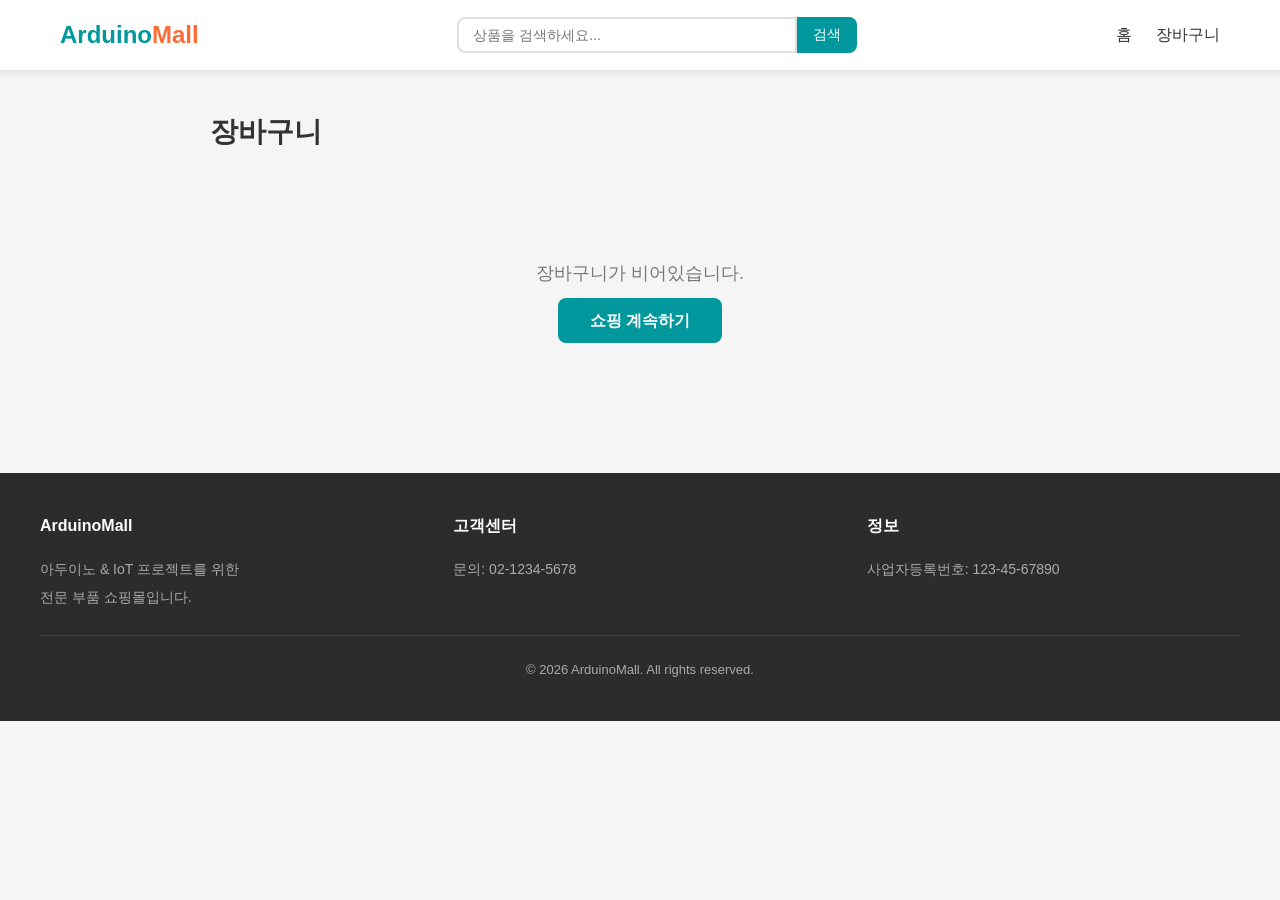
<file: pages/cart.html>
<!DOCTYPE html>
<html lang="ko">
<head>
  <meta charset="UTF-8">
  <meta name="viewport" content="width=device-width, initial-scale=1.0">
  <title>장바구니 - ArduinoMall</title>
  <link rel="stylesheet" href="../css/style.css">
</head>
<body>
  <!-- Header -->
  <header class="header">
    <div class="header-inner">
      <a href="../index.html" class="logo">Arduino<span>Mall</span></a>
      <div class="search-bar">
        <input type="text" id="search-input" placeholder="상품을 검색하세요...">
        <button onclick="handleSearch()">검색</button>
      </div>
      <nav class="nav">
        <a href="../index.html">홈</a>
        <a href="cart.html" class="cart-link">
          장바구니
          <span class="cart-count" id="cart-count">0</span>
        </a>
      </nav>
    </div>
  </header>

  <!-- Cart -->
  <main class="cart-page">
    <h1>장바구니</h1>
    <div id="cart-items"></div>
    <div id="cart-summary"></div>
  </main>

  <!-- Footer -->
  <footer class="footer">
    <div class="footer-inner">
      <div>
        <h3>ArduinoMall</h3>
        <p>아두이노 & IoT 프로젝트를 위한<br>전문 부품 쇼핑몰입니다.</p>
      </div>
      <div>
        <h3>고객센터</h3>
        <p>문의: 02-1234-5678</p>
      </div>
      <div>
        <h3>정보</h3>
        <p>사업자등록번호: 123-45-67890</p>
      </div>
    </div>
    <div class="footer-bottom">
      &copy; 2026 ArduinoMall. All rights reserved.
    </div>
  </footer>

  <script src="../js/products.js"></script>
  <script src="../js/cart.js"></script>
  <script>
    (function() {
      updateCartCount();
      renderCartPage();
    })();

    function handleSearch() {
      const keyword = document.getElementById('search-input').value.trim();
      if (keyword) {
        window.location.href = `../index.html?search=${encodeURIComponent(keyword)}`;
      }
    }
  </script>
</body>
</html>
</file>
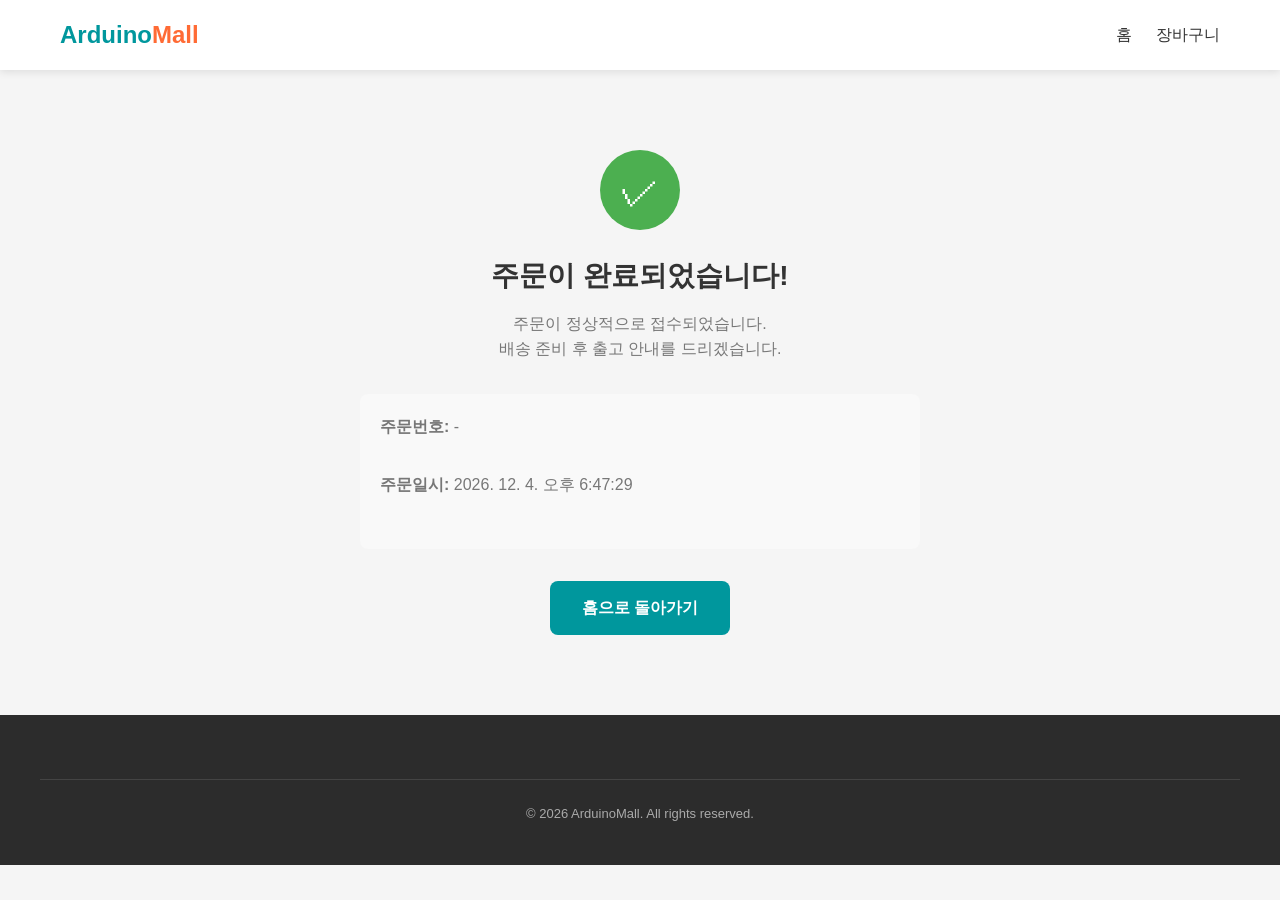
<file: pages/order-complete.html>
<!DOCTYPE html>
<html lang="ko">
<head>
  <meta charset="UTF-8">
  <meta name="viewport" content="width=device-width, initial-scale=1.0">
  <title>주문 완료 - ArduinoMall</title>
  <link rel="stylesheet" href="../css/style.css">
</head>
<body>
  <!-- Header -->
  <header class="header">
    <div class="header-inner">
      <a href="../index.html" class="logo">Arduino<span>Mall</span></a>
      <nav class="nav">
        <a href="../index.html">홈</a>
        <a href="cart.html" class="cart-link">
          장바구니
          <span class="cart-count" id="cart-count">0</span>
        </a>
      </nav>
    </div>
  </header>

  <!-- Order Complete -->
  <main class="order-complete">
    <div class="check-icon">✓</div>
    <h1>주문이 완료되었습니다!</h1>
    <p>
      주문이 정상적으로 접수되었습니다.<br>
      배송 준비 후 출고 안내를 드리겠습니다.
    </p>

    <div style="background:#f9f9f9; padding:20px; border-radius:8px; margin:24px 0; text-align:left;">
      <p><strong>주문번호:</strong> <span id="order-id">-</span></p>
      <p><strong>주문일시:</strong> <span id="order-date">-</span></p>
    </div>

    <div style="display:flex; gap:12px; justify-content:center; margin-top:32px;">
      <a href="../index.html" class="btn btn-primary">홈으로 돌아가기</a>
    </div>
  </main>

  <!-- Footer -->
  <footer class="footer">
    <div class="footer-bottom">
      &copy; 2026 ArduinoMall. All rights reserved.
    </div>
  </footer>

  <script>
    (function() {
      const params = new URLSearchParams(window.location.search);
      const orderId = params.get('orderId') || '-';

      document.getElementById('order-id').textContent = orderId;
      document.getElementById('order-date').textContent = new Date().toLocaleString('ko-KR');

      // 헤더 카운트 초기화
      const countEl = document.getElementById('cart-count');
      if (countEl) countEl.style.display = 'none';
    })();
  </script>
</body>
</html>
</file>
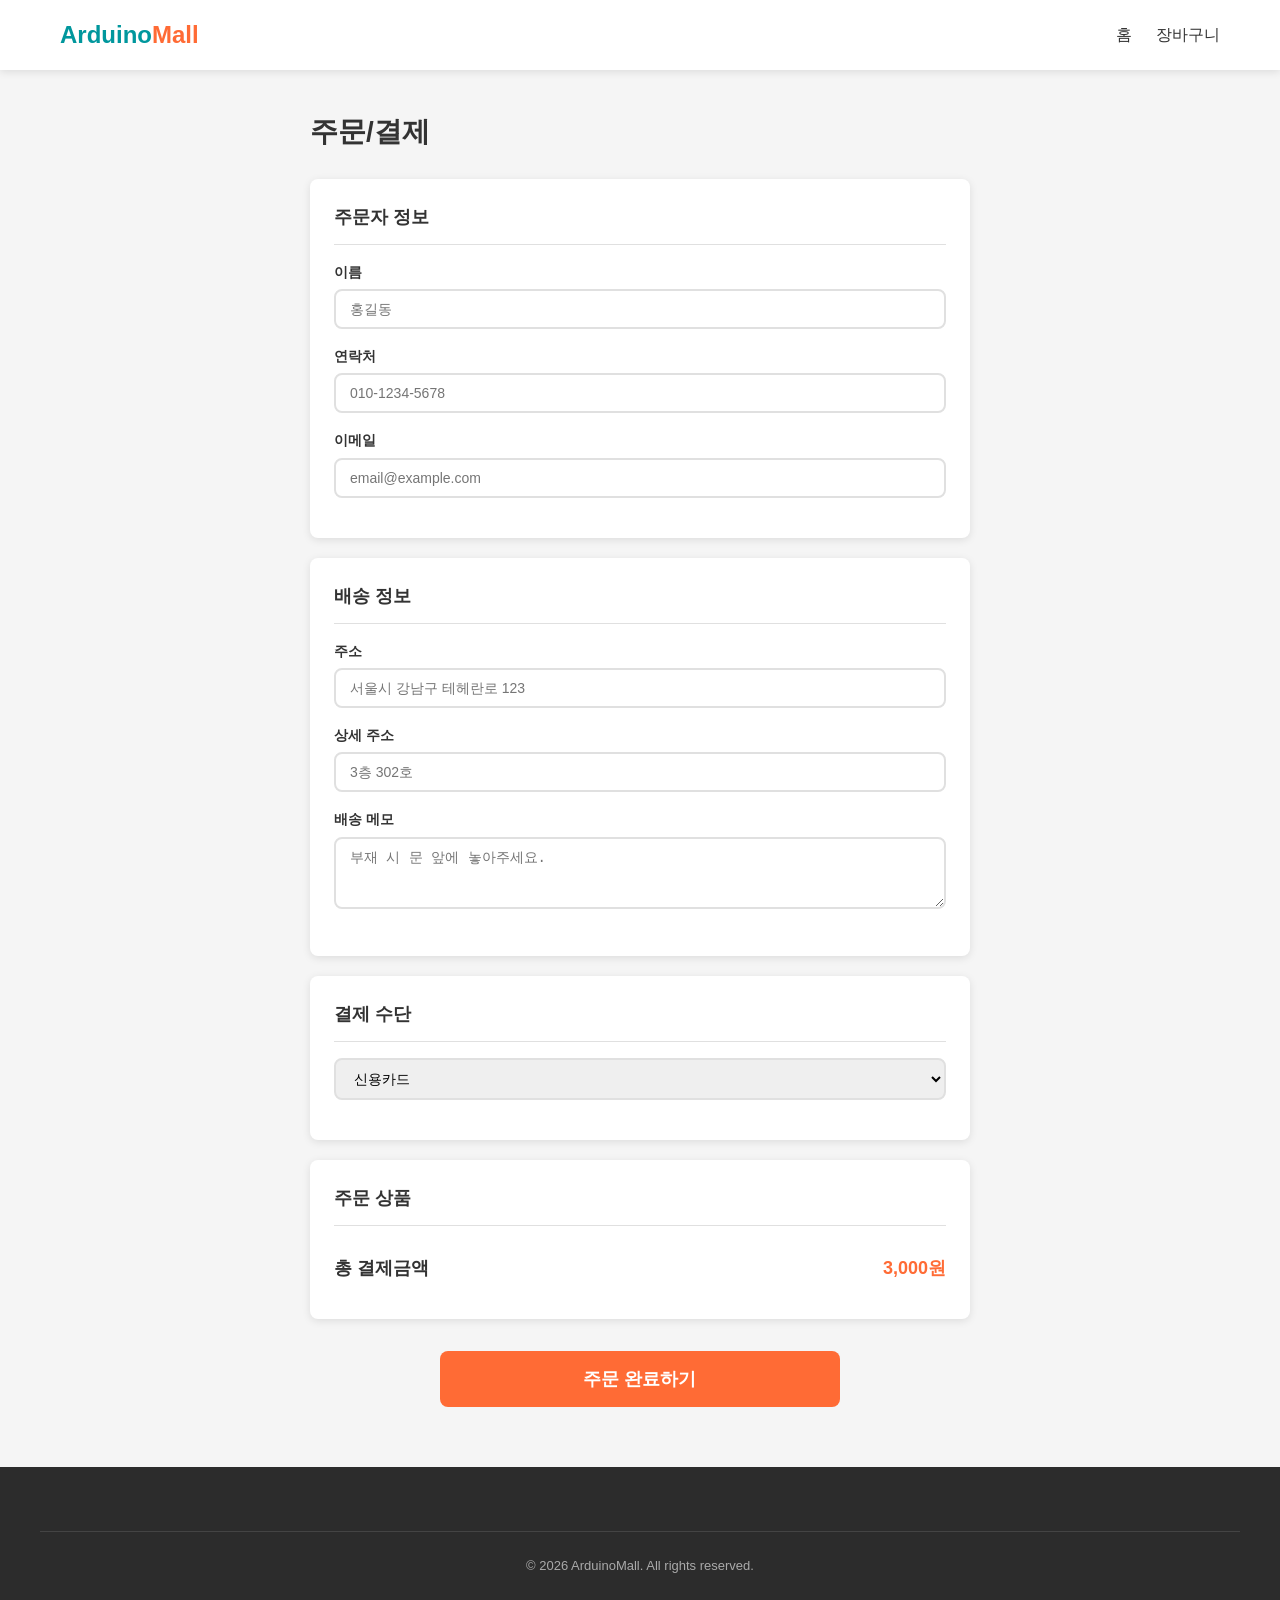
<file: pages/order.html>
<!DOCTYPE html>
<html lang="ko">
<head>
  <meta charset="UTF-8">
  <meta name="viewport" content="width=device-width, initial-scale=1.0">
  <title>주문/결제 - ArduinoMall</title>
  <link rel="stylesheet" href="../css/style.css">
</head>
<body>
  <!-- Header -->
  <header class="header">
    <div class="header-inner">
      <a href="../index.html" class="logo">Arduino<span>Mall</span></a>
      <nav class="nav">
        <a href="../index.html">홈</a>
        <a href="cart.html" class="cart-link">
          장바구니
          <span class="cart-count" id="cart-count">0</span>
        </a>
      </nav>
    </div>
  </header>

  <!-- Order Form -->
  <main class="order-page">
    <h1>주문/결제</h1>

    <!-- 주문자 정보 -->
    <div class="form-section">
      <h2>주문자 정보</h2>
      <div class="form-group">
        <label for="name">이름</label>
        <input type="text" id="name" placeholder="홍길동">
      </div>
      <div class="form-group">
        <label for="phone">연락처</label>
        <input type="tel" id="phone" placeholder="010-1234-5678">
      </div>
      <div class="form-group">
        <label for="email">이메일</label>
        <input type="email" id="email" placeholder="email@example.com">
      </div>
    </div>

    <!-- 배송 정보 -->
    <div class="form-section">
      <h2>배송 정보</h2>
      <div class="form-group">
        <label for="address">주소</label>
        <input type="text" id="address" placeholder="서울시 강남구 테헤란로 123">
      </div>
      <div class="form-group">
        <label for="detail-address">상세 주소</label>
        <input type="text" id="detail-address" placeholder="3층 302호">
      </div>
      <div class="form-group">
        <label for="memo">배송 메모</label>
        <textarea id="memo" rows="3" placeholder="부재 시 문 앞에 놓아주세요."></textarea>
      </div>
    </div>

    <!-- 결제 수단 -->
    <div class="form-section">
      <h2>결제 수단</h2>
      <div class="form-group">
        <select id="payment-method">
          <option value="card">신용카드</option>
          <option value="bank">무통장 입금</option>
          <option value="kakao">카카오페이</option>
          <option value="naver">네이버페이</option>
        </select>
      </div>
    </div>

    <!-- 주문 요약 -->
    <div class="form-section" id="order-summary">
      <h2>주문 상품</h2>
      <!-- JS로 렌더링 -->
    </div>

    <!-- 주문 버튼 -->
    <div style="text-align:center; margin:32px 0;">
      <button class="btn btn-accent" style="width:100%; max-width:400px; padding:16px; font-size:18px;" onclick="submitOrder()">
        주문 완료하기
      </button>
    </div>
  </main>

  <!-- Footer -->
  <footer class="footer">
    <div class="footer-bottom">
      &copy; 2026 ArduinoMall. All rights reserved.
    </div>
  </footer>

  <script src="../js/products.js"></script>
  <script src="../js/cart.js"></script>
  <script>
    (function() {
      updateCartCount();
      renderOrderSummary();
    })();

    function renderOrderSummary() {
      const container = document.getElementById('order-summary');
      const cart = getCart();
      const total = getCartTotal();
      const shipping = total >= 50000 ? 0 : 3000;

      container.innerHTML = `
        <h2>주문 상품</h2>
        ${cart.map(item => `
          <div style="display:flex; justify-content:space-between; padding:8px 0; border-bottom:1px solid #eee;">
            <span>${item.name} x ${item.quantity}</span>
            <span>${formatPrice(item.price * item.quantity)}</span>
          </div>
        `).join('')}
        <div style="display:flex; justify-content:space-between; padding:12px 0; font-size:18px; font-weight:700;">
          <span>총 결제금액</span>
          <span style="color:var(--accent)">${formatPrice(total + shipping)}</span>
        </div>
      `;
    }

    function submitOrder() {
      const name = document.getElementById('name').value.trim();
      const phone = document.getElementById('phone').value.trim();
      const email = document.getElementById('email').value.trim();
      const address = document.getElementById('address').value.trim();
      const detailAddress = document.getElementById('detail-address').value.trim();
      const memo = document.getElementById('memo').value.trim();
      const paymentMethod = document.getElementById('payment-method').value;

      if (!name || !phone || !address) {
        alert('이름, 연락처, 주소를 모두 입력해주세요.');
        return;
      }

      if (getCart().length === 0) {
        alert('장바구니가 비어있습니다.');
        return;
      }

      const orderId = 'ORD-' + Date.now();
      const order = {
        order_no: orderId,
        customer_name: name,
        customer_phone: phone,
        customer_email: email,
        address: address,
        address_detail: detailAddress,
        memo: memo,
        payment_method: paymentMethod,
        total_amount: getCartTotal(),
        status: 'pending'
      };

      // Supabase 시도 → 실패 시 localStorage
      (async function() {
        try {
          const mod = await import('../js/supabase-client.js').catch(() => null);
          const config = await import('../js/config.js').catch(() => ({}));
          if (mod && config.SUPABASE_URL && !config.SUPABASE_URL.includes('YOUR_PROJECT')) {
            await mod.createOrder(order, getCart());
          } else {
            const orders = JSON.parse(localStorage.getItem('arduino_orders') || '[]');
            orders.push({ ...order, id: Date.now(), items: getCart() });
            localStorage.setItem('arduino_orders', JSON.stringify(orders));
          }
        } catch (e) {
          const orders = JSON.parse(localStorage.getItem('arduino_orders') || '[]');
          orders.push({ ...order, id: Date.now(), items: getCart() });
          localStorage.setItem('arduino_orders', JSON.stringify(orders));
        }
        clearCart();
        window.location.href = `order-complete.html?orderId=${orderId}`;
      })();
    }
  </script>
</body>
</html>
</file>
<file: css/style.css>
/* ========== Reset & Base ========== */
* {
  margin: 0;
  padding: 0;
  box-sizing: border-box;
}

:root {
  --primary: #00979D;
  --primary-dark: #007A7F;
  --accent: #FF6B35;
  --bg: #F5F5F5;
  --white: #FFFFFF;
  --text: #333333;
  --text-light: #777777;
  --border: #E0E0E0;
  --shadow: 0 2px 8px rgba(0,0,0,0.1);
  --radius: 8px;
}

body {
  font-family: 'Noto Sans KR', -apple-system, BlinkMacSystemFont, sans-serif;
  background: var(--bg);
  color: var(--text);
  line-height: 1.6;
}

a {
  text-decoration: none;
  color: inherit;
}

img {
  max-width: 100%;
  display: block;
}

/* ========== Header ========== */
.header {
  background: var(--white);
  box-shadow: var(--shadow);
  position: sticky;
  top: 0;
  z-index: 100;
}

.header-inner {
  max-width: 1200px;
  margin: 0 auto;
  padding: 0 20px;
  display: flex;
  align-items: center;
  justify-content: space-between;
  height: 70px;
}

.logo {
  font-size: 24px;
  font-weight: 700;
  color: var(--primary);
}

.logo span {
  color: var(--accent);
}

.nav {
  display: flex;
  gap: 24px;
  align-items: center;
}

.nav a {
  font-weight: 500;
  color: var(--text);
  transition: color 0.2s;
}

.nav a:hover {
  color: var(--primary);
}

.cart-link {
  position: relative;
}

.cart-count {
  position: absolute;
  top: -8px;
  right: -10px;
  background: var(--accent);
  color: white;
  font-size: 11px;
  width: 18px;
  height: 18px;
  border-radius: 50%;
  display: flex;
  align-items: center;
  justify-content: center;
  font-weight: 700;
}

/* ========== Search Bar ========== */
.search-bar {
  display: flex;
  max-width: 400px;
  flex: 1;
  margin: 0 24px;
}

.search-bar input {
  flex: 1;
  padding: 8px 14px;
  border: 2px solid var(--border);
  border-radius: var(--radius) 0 0 var(--radius);
  font-size: 14px;
  outline: none;
  transition: border-color 0.2s;
}

.search-bar input:focus {
  border-color: var(--primary);
}

.search-bar button {
  padding: 8px 16px;
  background: var(--primary);
  color: white;
  border: none;
  border-radius: 0 var(--radius) var(--radius) 0;
  cursor: pointer;
  font-size: 14px;
}

.search-bar button:hover {
  background: var(--primary-dark);
}

/* ========== Hero Banner ========== */
.hero {
  background: linear-gradient(135deg, var(--primary), var(--primary-dark));
  color: white;
  padding: 60px 20px;
  text-align: center;
}

.hero h1 {
  font-size: 36px;
  margin-bottom: 12px;
}

.hero p {
  font-size: 18px;
  opacity: 0.9;
}

/* ========== Category Filter ========== */
.category-filter {
  max-width: 1200px;
  margin: 24px auto;
  padding: 0 20px;
  display: flex;
  gap: 10px;
  flex-wrap: wrap;
}

.category-btn {
  padding: 8px 20px;
  border: 2px solid var(--border);
  background: var(--white);
  border-radius: 24px;
  cursor: pointer;
  font-size: 14px;
  font-weight: 500;
  transition: all 0.2s;
}

.category-btn:hover,
.category-btn.active {
  border-color: var(--primary);
  background: var(--primary);
  color: white;
}

/* ========== Product Grid ========== */
.section-title {
  max-width: 1200px;
  margin: 32px auto 16px;
  padding: 0 20px;
  font-size: 24px;
  font-weight: 700;
}

.product-grid {
  max-width: 1200px;
  margin: 0 auto;
  padding: 0 20px 40px;
  display: grid;
  grid-template-columns: repeat(auto-fill, minmax(260px, 1fr));
  gap: 24px;
}

.product-card {
  background: var(--white);
  border-radius: var(--radius);
  overflow: hidden;
  box-shadow: var(--shadow);
  transition: transform 0.2s, box-shadow 0.2s;
  cursor: pointer;
}

.product-card:hover {
  transform: translateY(-4px);
  box-shadow: 0 8px 24px rgba(0,0,0,0.15);
}

.product-card .thumb {
  width: 100%;
  height: 200px;
  background: #f0f0f0;
  display: flex;
  align-items: center;
  justify-content: center;
  overflow: hidden;
  position: relative;
}

.product-card .thumb img {
  width: 100%;
  height: 100%;
  object-fit: cover;
}

.product-card .badge {
  position: absolute;
  top: 10px;
  left: 10px;
  padding: 4px 10px;
  border-radius: 4px;
  font-size: 12px;
  font-weight: 700;
  color: white;
}

.badge.best { background: var(--accent); }
.badge.new { background: #4CAF50; }

.product-card .info {
  padding: 16px;
}

.product-card .category-tag {
  font-size: 12px;
  color: var(--primary);
  font-weight: 600;
  text-transform: uppercase;
  margin-bottom: 4px;
}

.product-card .name {
  font-size: 16px;
  font-weight: 600;
  margin-bottom: 6px;
}

.product-card .price {
  font-size: 18px;
  font-weight: 700;
  color: var(--accent);
}

.product-card .stock-info {
  font-size: 12px;
  color: var(--text-light);
  margin-top: 4px;
}

/* ========== Product Detail ========== */
.product-detail {
  max-width: 1200px;
  margin: 40px auto;
  padding: 0 20px;
  display: grid;
  grid-template-columns: 1fr 1fr;
  gap: 40px;
}

.detail-image {
  background: var(--white);
  border-radius: var(--radius);
  overflow: hidden;
  box-shadow: var(--shadow);
}

.detail-image img {
  width: 100%;
  height: 400px;
  object-fit: cover;
}

.detail-info {
  padding: 20px 0;
}

.detail-info .category-tag {
  font-size: 14px;
  color: var(--primary);
  font-weight: 600;
  margin-bottom: 8px;
}

.detail-info h1 {
  font-size: 28px;
  margin-bottom: 12px;
}

.detail-info .price {
  font-size: 28px;
  font-weight: 700;
  color: var(--accent);
  margin-bottom: 16px;
}

.detail-info .description {
  color: var(--text-light);
  line-height: 1.8;
  margin-bottom: 20px;
}

.detail-info .spec {
  background: var(--bg);
  padding: 16px;
  border-radius: var(--radius);
  font-size: 14px;
  color: var(--text-light);
  margin-bottom: 24px;
}

.quantity-selector {
  display: flex;
  align-items: center;
  gap: 12px;
  margin-bottom: 24px;
}

.quantity-selector button {
  width: 36px;
  height: 36px;
  border: 2px solid var(--border);
  background: var(--white);
  border-radius: var(--radius);
  cursor: pointer;
  font-size: 18px;
  font-weight: 700;
}

.quantity-selector span {
  font-size: 18px;
  font-weight: 600;
  min-width: 30px;
  text-align: center;
}

.btn-group {
  display: flex;
  gap: 12px;
}

.btn {
  padding: 14px 32px;
  border: none;
  border-radius: var(--radius);
  font-size: 16px;
  font-weight: 600;
  cursor: pointer;
  transition: all 0.2s;
}

.btn-primary {
  background: var(--primary);
  color: white;
}

.btn-primary:hover {
  background: var(--primary-dark);
}

.btn-accent {
  background: var(--accent);
  color: white;
}

.btn-accent:hover {
  background: #E55A28;
}

/* ========== Cart ========== */
.cart-page {
  max-width: 900px;
  margin: 40px auto;
  padding: 0 20px;
}

.cart-page h1 {
  font-size: 28px;
  margin-bottom: 24px;
}

.cart-item {
  background: var(--white);
  border-radius: var(--radius);
  padding: 20px;
  margin-bottom: 16px;
  box-shadow: var(--shadow);
  display: flex;
  align-items: center;
  gap: 20px;
}

.cart-item img {
  width: 80px;
  height: 80px;
  object-fit: cover;
  border-radius: 4px;
}

.cart-item .item-info {
  flex: 1;
}

.cart-item .item-name {
  font-weight: 600;
  font-size: 16px;
  margin-bottom: 4px;
}

.cart-item .item-price {
  color: var(--accent);
  font-weight: 600;
}

.cart-item .quantity-control {
  display: flex;
  align-items: center;
  gap: 8px;
}

.cart-item .quantity-control button {
  width: 30px;
  height: 30px;
  border: 1px solid var(--border);
  background: var(--white);
  border-radius: 4px;
  cursor: pointer;
  font-weight: 700;
}

.cart-item .remove-btn {
  background: none;
  border: none;
  color: #999;
  cursor: pointer;
  font-size: 20px;
  padding: 4px;
}

.cart-item .remove-btn:hover {
  color: #E53935;
}

.cart-summary {
  background: var(--white);
  border-radius: var(--radius);
  padding: 24px;
  box-shadow: var(--shadow);
  margin-top: 24px;
}

.cart-summary .summary-row {
  display: flex;
  justify-content: space-between;
  padding: 8px 0;
  font-size: 16px;
}

.cart-summary .summary-total {
  border-top: 2px solid var(--text);
  margin-top: 8px;
  padding-top: 16px;
  font-size: 20px;
  font-weight: 700;
}

.cart-empty {
  text-align: center;
  padding: 80px 20px;
  color: var(--text-light);
}

.cart-empty p {
  font-size: 18px;
  margin-bottom: 20px;
}

/* ========== Order Form ========== */
.order-page {
  max-width: 700px;
  margin: 40px auto;
  padding: 0 20px;
}

.order-page h1 {
  font-size: 28px;
  margin-bottom: 24px;
}

.form-section {
  background: var(--white);
  border-radius: var(--radius);
  padding: 24px;
  margin-bottom: 20px;
  box-shadow: var(--shadow);
}

.form-section h2 {
  font-size: 18px;
  margin-bottom: 16px;
  padding-bottom: 12px;
  border-bottom: 1px solid var(--border);
}

.form-group {
  margin-bottom: 16px;
}

.form-group label {
  display: block;
  font-weight: 600;
  margin-bottom: 6px;
  font-size: 14px;
}

.form-group input,
.form-group select,
.form-group textarea {
  width: 100%;
  padding: 10px 14px;
  border: 2px solid var(--border);
  border-radius: var(--radius);
  font-size: 14px;
  outline: none;
  transition: border-color 0.2s;
}

.form-group input:focus,
.form-group select:focus,
.form-group textarea:focus {
  border-color: var(--primary);
}

/* ========== Order Complete ========== */
.order-complete {
  max-width: 600px;
  margin: 80px auto;
  padding: 0 20px;
  text-align: center;
}

.order-complete .check-icon {
  width: 80px;
  height: 80px;
  background: #4CAF50;
  border-radius: 50%;
  display: flex;
  align-items: center;
  justify-content: center;
  margin: 0 auto 24px;
  font-size: 40px;
  color: white;
}

.order-complete h1 {
  font-size: 28px;
  margin-bottom: 12px;
}

.order-complete p {
  color: var(--text-light);
  margin-bottom: 32px;
}

/* ========== Footer ========== */
.footer {
  background: #2C2C2C;
  color: #AAA;
  padding: 40px 20px;
  margin-top: 60px;
}

.footer-inner {
  max-width: 1200px;
  margin: 0 auto;
  display: grid;
  grid-template-columns: repeat(3, 1fr);
  gap: 40px;
}

.footer h3 {
  color: white;
  margin-bottom: 16px;
  font-size: 16px;
}

.footer p,
.footer li {
  font-size: 14px;
  line-height: 2;
}

.footer-bottom {
  max-width: 1200px;
  margin: 24px auto 0;
  padding-top: 24px;
  border-top: 1px solid #444;
  text-align: center;
  font-size: 13px;
}

/* ========== Responsive ========== */
@media (max-width: 768px) {
  .header-inner {
    flex-wrap: wrap;
    height: auto;
    padding: 12px 16px;
    gap: 12px;
  }

  .search-bar {
    order: 3;
    margin: 0;
    width: 100%;
  }

  .hero h1 { font-size: 24px; }
  .hero p { font-size: 14px; }

  .product-grid {
    grid-template-columns: repeat(2, 1fr);
    gap: 12px;
  }

  .product-detail {
    grid-template-columns: 1fr;
    gap: 20px;
  }

  .cart-item {
    flex-wrap: wrap;
  }

  .footer-inner {
    grid-template-columns: 1fr;
    gap: 24px;
  }
}

@media (max-width: 480px) {
  .product-grid {
    grid-template-columns: 1fr;
  }
}
</file>
